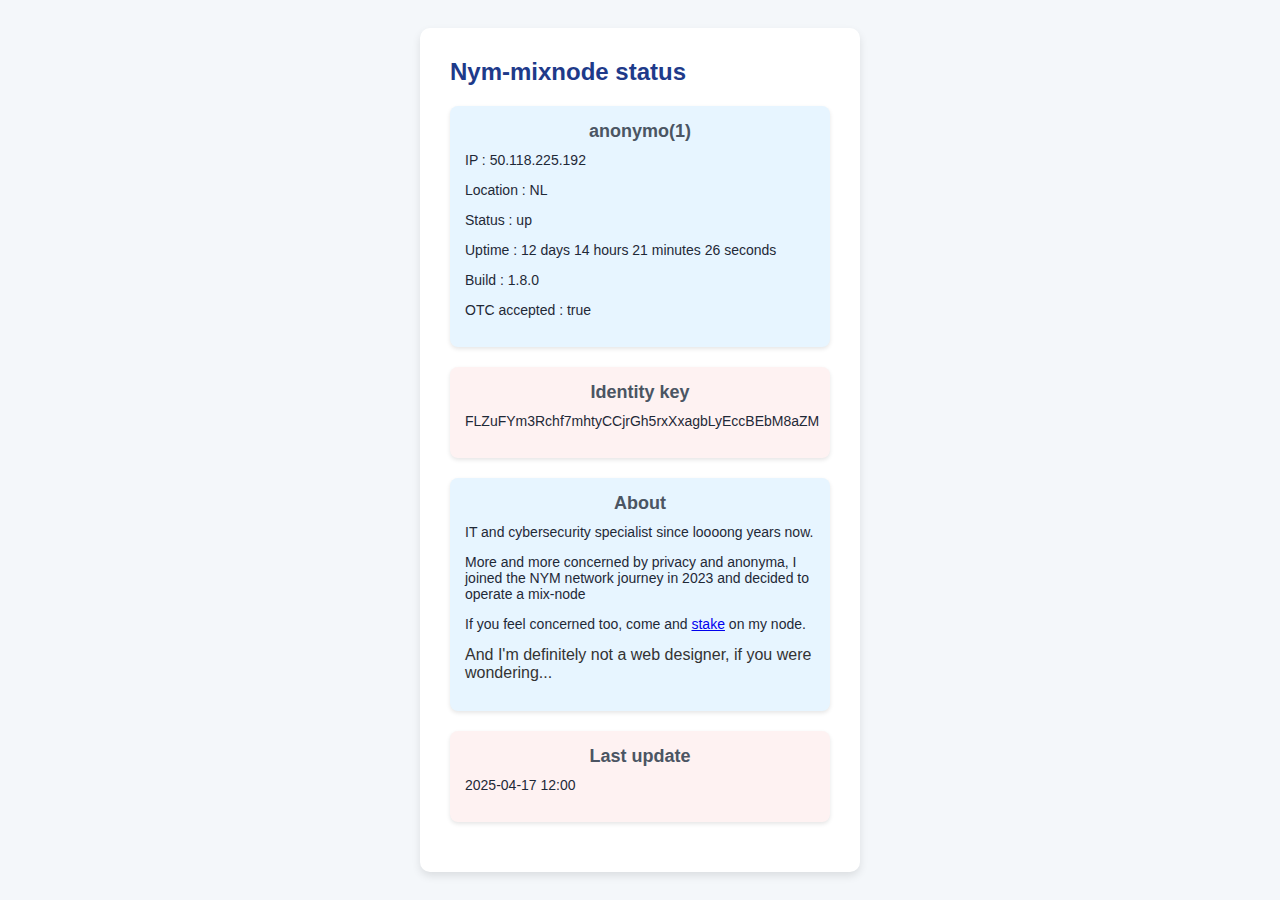
<file: index.html>
<!DOCTYPE html>
<html lang="fr">
<head>
    <meta charset="UTF-8">
    <meta name="viewport" content="width=device-width, initial-scale=1.0">
    <title>État du Système</title>
    <style>
        body {
            font-family: 'Arial', sans-serif;
            background-color: #f4f7fa;
            color: #333;
            margin: 0;
            padding: 0;
            display: flex;
            justify-content: center;
            align-items: center;
            height: 100vh;
        }

        .container {
            background-color: #ffffff;
            box-shadow: 0 4px 8px rgba(0, 0, 0, 0.1);
            padding: 30px;
            border-radius: 10px;
            width: 380px;
            text-align: left;
        }

        .header {
            font-size: 24px;
            font-weight: bold;
            color: #1e3a8a;
        }

        .stat-card {
            background-color: #f8fafc;
            margin: 20px 0;
            padding: 15px;
            border-radius: 8px;
            box-shadow: 0 2px 4px rgba(0, 0, 0, 0.1);
        }

        .stat-card h3 {
            margin: 0;
            font-size: 18px;
            color: #4b5563;
            text-align: center;
        }

        .stat-card p {
            font-size: 14px;
            margin-top: 10px;
            color: #1f2937;
        }

        .stat-card.online {
            background-color: #e7f5ff;
        }

        .stat-card.offline {
            background-color: #fef2f2;
        }

    </style>
</head>
<body>

    <div class="container">
        <div class="header">Nym-mixnode status</div>

        <div class="stat-card online">
            <h3>anonymo(1)</h3>
            <p id="server-status">IP : 50.118.225.192</p>
            <p id="server-status">Location :  NL</p>
            <p id="server-status">Status : up</p>
            <p id="server-status">Uptime : 12 days 14 hours 21 minutes 26 seconds</p>
            <p id="server-status">Build :  1.8.0</p>
            <p id="server-status"> OTC accepted :  true</p>
        </div>

        <div class="stat-card offline">
            <h3>Identity key</h3>
            <p id="server-2-status">FLZuFYm3Rchf7mhtyCCjrGh5rxXxagbLyEccBEbM8aZM</p>
        </div>

        <div class="stat-card online">
            <h3>About</h3>
            <p id="server-status">IT and cybersecurity specialist since loooong years now. </p>
            <p id="server-status">More and more concerned by privacy and anonyma, I joined the NYM network journey in 2023 and decided to operate a mix-node</p>
            <p id="server-status">If you feel concerned too, come and <a href="https://youtu.be/ZAVoCmYGNFQ">stake</a> on my node.</p>
            <p id="server-status"></p>And I'm definitely not a web designer, if you were wondering...</p>
        </div>
        <div class="stat-card offline">
            <h3>Last update </h3>
            <p id="server-2-status"> 2025-04-17 12:00</p>
        </div>
    </div>

</body>
</html>
</file>
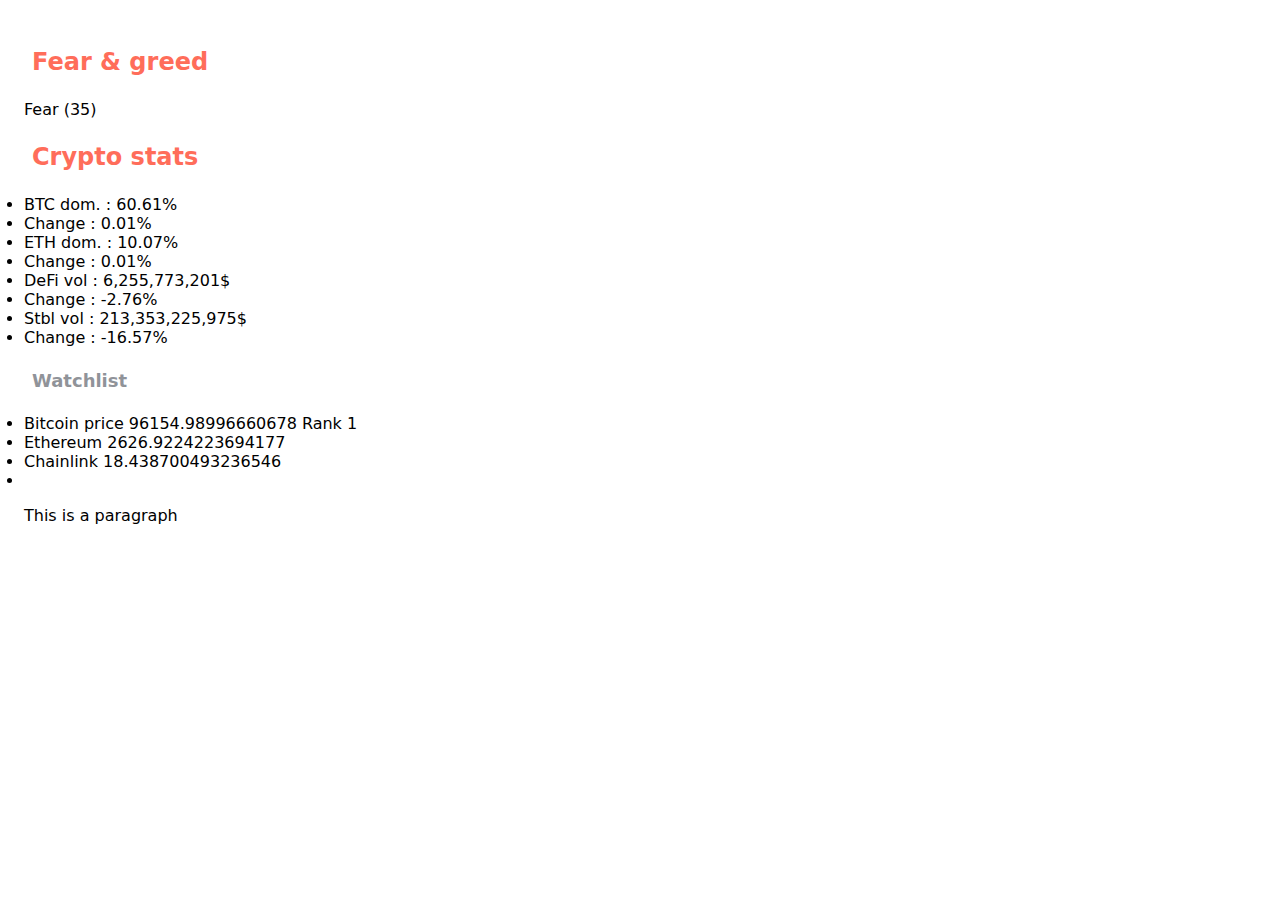
<file: cryptos.html>
<!DOCTYPE html>

<html>
<head>
  <meta charset="UTF-8" name="viewport" content="width=device-width, initial-scale=1.0"/>
  <title>Crypto stats</title>
</head>
<body>
  <div class="container">
    <h1>Fear & greed</h1>
   Fear (35)
    <h1>Crypto stats</h1>
<li> BTC dom. : 60.61%</li>
<li>Change : 0.01%</li>
<li>ETH dom. : 10.07%</li>
<li>Change : 0.01%</li>
<li>DeFi vol :  6,255,773,201$</li>
<li>Change : -2.76%</li>
<li>Stbl vol :  213,353,225,975$</li>
<li>Change : -16.57%<br> </li>
    <h2>Watchlist</h2>
    <li>Bitcoin price 96154.98996660678 Rank 1</li>
    <li>Ethereum 2626.9224223694177</li>
    <li>Chainlink 18.438700493236546</li>
    <li></li>
    <p>This is a paragraph</p>
  </div>
</body>
</html>

<style>
.container {
  background-color: #ffffff;
  text-align: left;
  padding: 16px;
  border-radius: 8px;
  font-family: system-ui;
}

h1 {
  color: #ff6d5a;
  font-size: 24px;
  font-weight: bold;
  padding: 8px;
  text-align: left;
}

h2 {
  color: #909399;
  font-size: 18px;
  font-weight: bold;
  padding: 8px;
}
</style>

<script>
console.log("Hello World!");
</script>
</file>
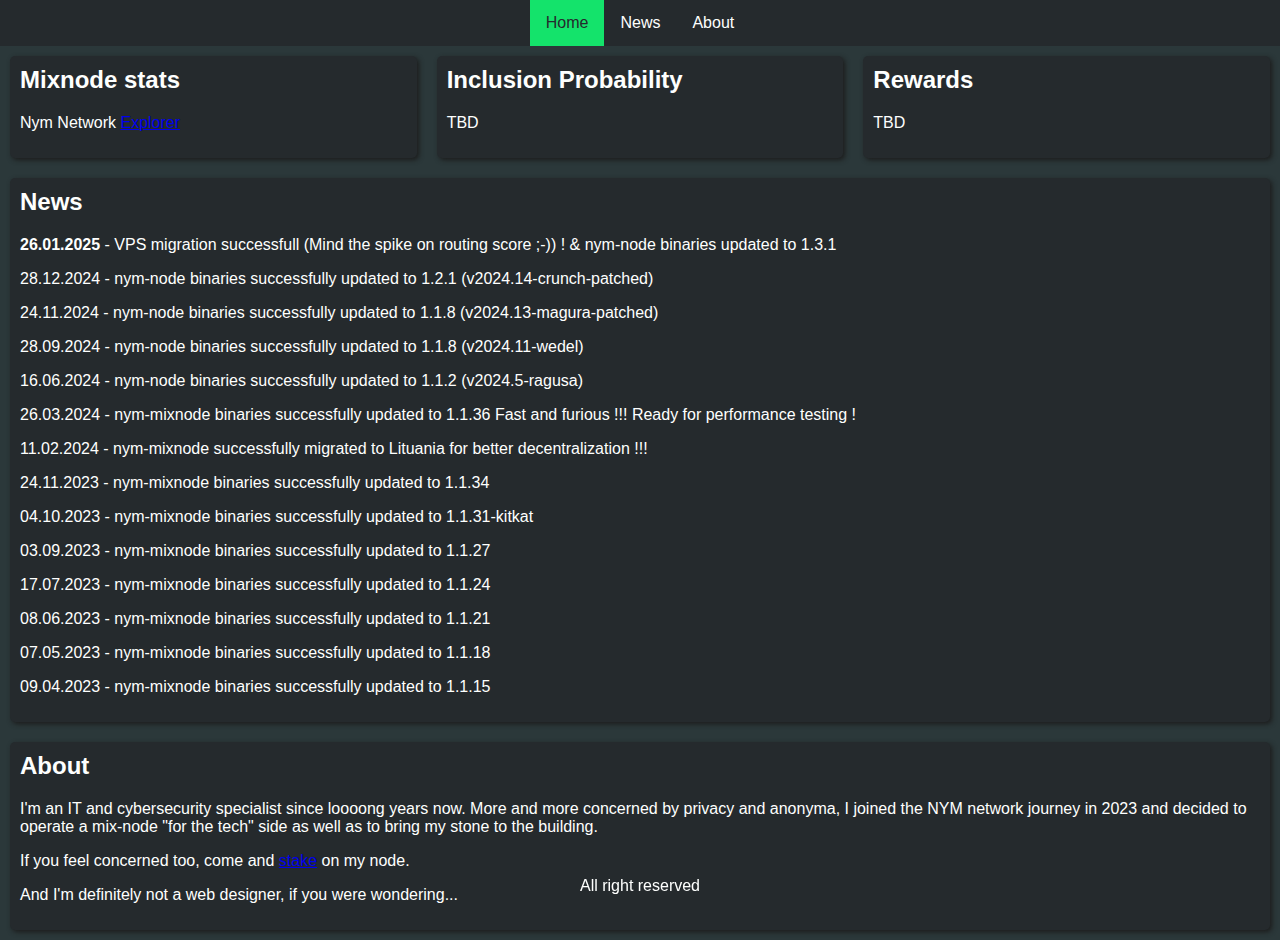
<file: index_old.html>
<!DOCTYPE html>
<html lang="en">
<head>
    <meta charset="UTF-8" name="viewport" content="width=device-width, initial-scale=1">
    <title>anonymo(1)</title>
    <link rel="stylesheet" href="style.css">
</head>
<body>
  <div class="topnav">
    <a class="active" href="#home">Home</a>
    <a href="#news">News</a>
    <a href="#about">About</a>
  </div>
  <div id=home class="container">
      <div class="box" id="status">
          <h2>Mixnode stats</h2>
          <p>Nym Network <a href="https://explorer.nymtech.net/network-components/nodes/834">Explorer</a> </p>
          <div id="report-value"></div>
          <div id="status-value"></div>
          <div id="avg-uptime-value"></div>
      </div>
      <div class="box" id="inclusion-probability">
          <h2>Inclusion Probability</h2>
		  <p>TBD</p>
          <div id="inclusion-probability-value"></div>
      </div>
        <div class="box" id="reward-estimation">
		  <h2>Rewards</h2>
		  <p>TBD</p>
          <div id="reward-estimation-value"></div>
      </div>
  </div>
  <div id=news class="container-other">
      <div class="box">
          <h2>News</h2>
          <div id="latest-news">
            <p><b>26.01.2025</b> - VPS migration successfull (Mind the spike on routing score ;-)) ! & nym-node binaries updated to 1.3.1</p>
            <p>28.12.2024 - nym-node binaries successfully updated to 1.2.1 (v2024.14-crunch-patched)</p>
			<p>24.11.2024 - nym-node binaries successfully updated to 1.1.8 (v2024.13-magura-patched)</p>
            <p>28.09.2024 - nym-node binaries successfully updated to 1.1.8 (v2024.11-wedel)</p>
	        <p>16.06.2024 - nym-node binaries successfully updated to 1.1.2 (v2024.5-ragusa)</p>
	        <p>26.03.2024 - nym-mixnode binaries successfully updated to 1.1.36 Fast and furious !!! Ready for performance testing !</p>
            <p>11.02.2024 - nym-mixnode successfully migrated to Lituania for better decentralization !!!</p>		    
            <p>24.11.2023 - nym-mixnode binaries successfully updated to 1.1.34</p>
            <p>04.10.2023 - nym-mixnode binaries successfully updated to 1.1.31-kitkat</p>
            <p>03.09.2023 - nym-mixnode binaries successfully updated to 1.1.27</p>
            <p>17.07.2023 - nym-mixnode binaries successfully updated to 1.1.24</p>		    
		    <p>08.06.2023 - nym-mixnode binaries successfully updated to 1.1.21</p>		                
            <p>07.05.2023 - nym-mixnode binaries successfully updated to 1.1.18</p>
		    <p>09.04.2023 - nym-mixnode binaries successfully updated to 1.1.15</p>
		  </div>
      </div>
  </div>
  <div id=about class="container-other">
      <div class="box">
          <h2>About</h2>
          <div id="about-me">
		    <p>I'm an IT and cybersecurity specialist since loooong years now. More and more 
          concerned by privacy and anonyma, I joined the NYM network journey in 2023 and decided to operate 
         a mix-node "for the tech" side as well as to bring my stone to the building.</p>
         <p>If you feel concerned too, come and <a href="https://youtu.be/ZAVoCmYGNFQ">stake</a> on my node.</p>
         <p>And I'm definitely not a web designer, if you were wondering...</p>
		  </div>
      </div>
  </div>
<div id="watermark">All right reserved</div>
<script src="script.js"></script>
</body>
</html>
</file>
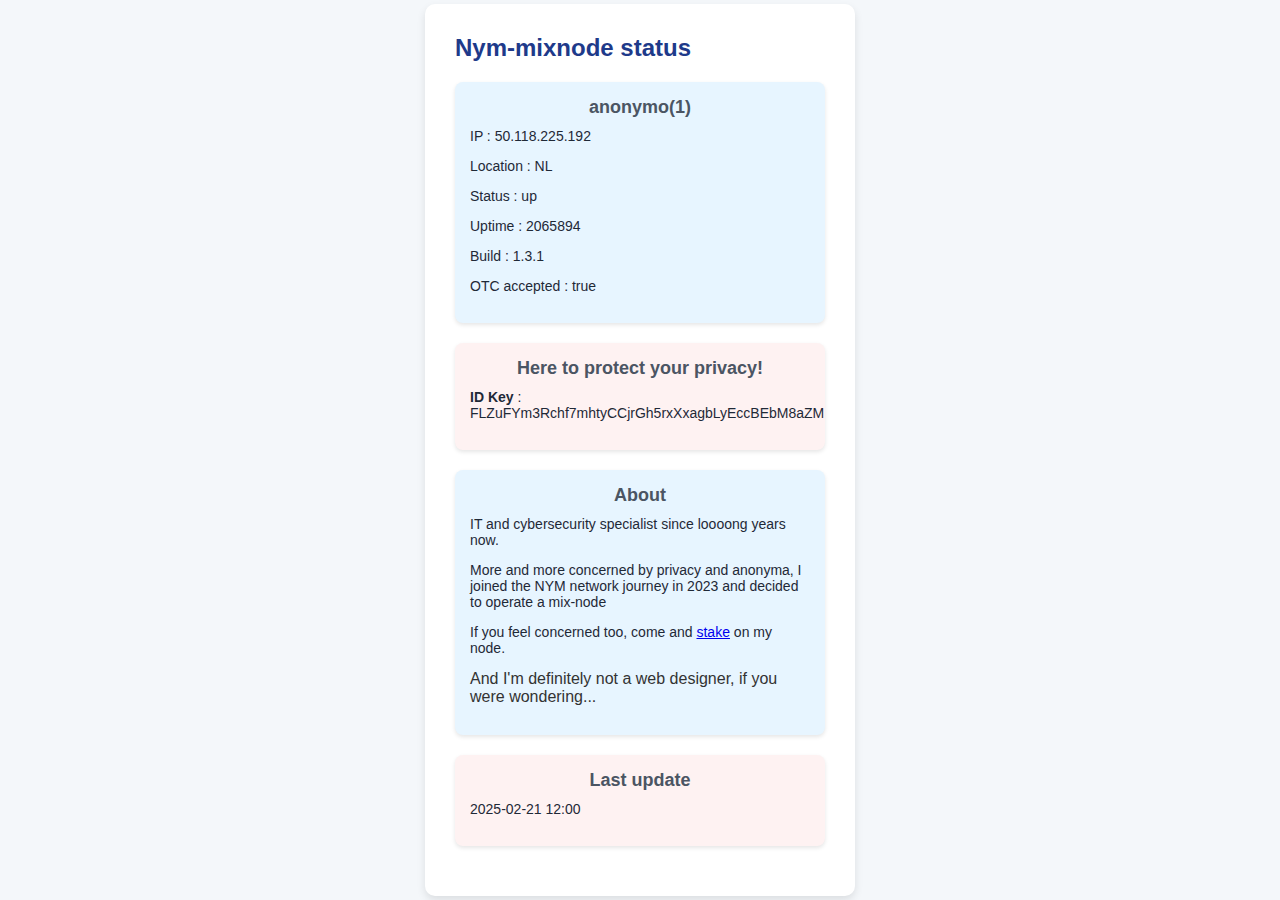
<file: stats.html>
<!DOCTYPE html>
<html lang="fr">
<head>
    <meta charset="UTF-8">
    <meta name="viewport" content="width=device-width, initial-scale=1.0">
    <title>État du Système</title>
    <style>
        body {
            font-family: 'Arial', sans-serif;
            background-color: #f4f7fa;
            color: #333;
            margin: 0;
            padding: 0;
            display: flex;
            justify-content: center;
            align-items: center;
            height: 100vh;
        }

        .container {
            background-color: #ffffff;
            box-shadow: 0 4px 8px rgba(0, 0, 0, 0.1);
            padding: 30px;
            border-radius: 10px;
            width: 370px;
            text-align: left;
        }

        .header {
            font-size: 24px;
            font-weight: bold;
            color: #1e3a8a;
        }

        .stat-card {
            background-color: #f8fafc;
            margin: 20px 0;
            padding: 15px;
            border-radius: 8px;
            box-shadow: 0 2px 4px rgba(0, 0, 0, 0.1);
        }

        .stat-card h3 {
            margin: 0;
            font-size: 18px;
            color: #4b5563;
            text-align: center;
        }

        .stat-card p {
            font-size: 14px;
            margin-top: 10px;
            color: #1f2937;
        }

        .stat-card.online {
            background-color: #e7f5ff;
        }

        .stat-card.offline {
            background-color: #fef2f2;
        }

    </style>
</head>
<body>

    <div class="container">
        <div class="header">Nym-mixnode status</div>

        <div class="stat-card online">
            <h3>anonymo(1)</h3>
            <p id="server-status">IP : 50.118.225.192</p>
            <p id="server-status">Location : NL</p>
            <p id="server-status">Status : up</p>
            <p id="server-status">Uptime : 2065894</p>
            <p id="server-status">Build : 1.3.1</p>
            <p id="server-status"> OTC accepted : true</p>
        </div>

        <div class="stat-card offline">
            <h3>Here to protect your privacy!</h3>
            <p id="server-2-status"><b>ID Key</b> : FLZuFYm3Rchf7mhtyCCjrGh5rxXxagbLyEccBEbM8aZM</p>
        </div>

        <div class="stat-card online">
            <h3>About</h3>
            <p id="server-status">IT and cybersecurity specialist since loooong years now. </p>
            <p id="server-status">More and more concerned by privacy and anonyma, I joined the NYM network journey in 2023 and decided to operate a mix-node</p>
            <p id="server-status">If you feel concerned too, come and <a href="https://youtu.be/ZAVoCmYGNFQ">stake</a> on my node.</p>
            <p id="server-status"></p>And I'm definitely not a web designer, if you were wondering...</p>
        </div>
        <div class="stat-card offline">
            <h3>Last update </h3>
            <p id="server-2-status"> 2025-02-21 12:00</p>
        </div>

    </div>

</body>
</html>
</file>
<file: style.css>
body {
  font-family: 'Roboto', sans-serif;
  background-color: #2b383a;
  margin: 0;
  color: #fefffe;
}

.container {
 display: grid;
   grid-template-columns: 1fr 1fr 1fr;
   grid-template-rows: auto;
   #display: flex;
   #flex-wrap: wrap;
   #justify-content: flex-start;
}

.container-other {
  display: grid;
    grid-template-columns: 1fr;
    grid-template-rows: auto;
}

/* try to resize the screen */
@media screen and (max-width: 768px) {
 .container {
   display: grid;
   grid-template-columns: 1fr;
   grid-template-rows: auto;
 }
 .container-other {
  display: grid;
    grid-template-columns: 1fr;
    grid-template-rows: auto;
    #display: flex;
  #flex-wrap: wrap;
    #justify-content: flex-start;
 }
 .topnav a {
   position: relative;
   float: left;
   color: #fefffe;
   text-align: center;
   padding: 14px 16px;
   text-decoration: none;
   #font-size: 35px;
 }
}

.box {
 background-color: #252a2d;
#    width: 30%;
   margin: 10px;
   padding: 10px;
   text-align: left;
   box-shadow: 2px 2px 5px #1c1c1c;
   border-radius: 5px; 
}

.box h2 {
   margin-top: 0;
   font-size: 24px;
}

#status {

}

#inclusion-probability {
}

#reward-estimation {
}

/* Add a black background color to the top navigation */
.topnav {
 background-color: #252a2d ;
 overflow: hidden;
 text-align: center;
 justify-content: center;
 display: flex;
}

/* Style the links inside the navigation bar */
.topnav a {
 position: relative;
 float: left;
 color: #fefffe;
 text-align: center;
 padding: 14px 16px;
 text-decoration: none;
 #font-size: 17px;
}

/* Change the color of links on hover */
.topnav a:hover {
 background-color: #ddd;
 color: #252a2d;
}

/* Add a color to the active/current link */
.topnav a.active {
 background-color: #14e36b;
 color: #252a2d;
}

#watermark {
   /* Used to position the watermark */
  position: fixed;     
  text-align: center;    
  bottom: 5px; 
  width: 100%;
}

#watermark__inner {
   /* Center the content */
   align-items: center;
   display: flex;
   justify-content: center;

   /* Absolute position */
   left: 0px;
   position: absolute;
   top: 0px;

   /* Take full size */
   height: 100%;
   width: 100%;
}
</file>
